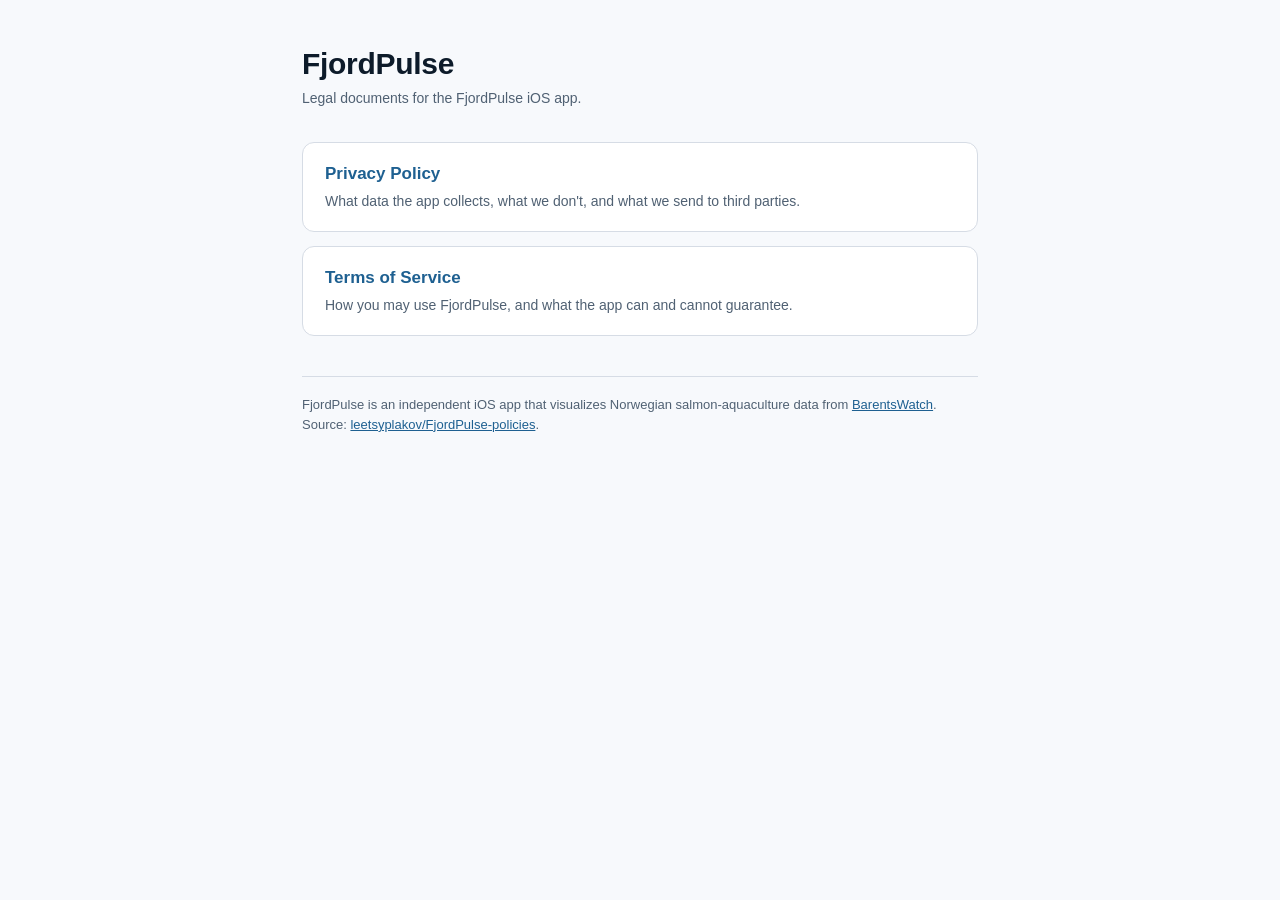
<file: index.html>
<!doctype html>
<html lang="en">
<head>
<meta charset="utf-8" />
<meta name="viewport" content="width=device-width, initial-scale=1" />
<title>FjordPulse — Legal</title>
<link rel="stylesheet" href="style.css" />
</head>
<body>
<div class="wrap">
    <header>
        <h1>FjordPulse</h1>
        <p class="lede">Legal documents for the FjordPulse iOS app.</p>
    </header>

    <a class="list-card" href="privacy.html">
        <h3>Privacy Policy</h3>
        <p>What data the app collects, what we don't, and what we send to third parties.</p>
    </a>

    <a class="list-card" href="terms.html">
        <h3>Terms of Service</h3>
        <p>How you may use FjordPulse, and what the app can and cannot guarantee.</p>
    </a>

    <footer>
        FjordPulse is an independent iOS app that visualizes Norwegian salmon-aquaculture data from
        <a href="https://www.barentswatch.no/en/articles/open-data-via-barentswatch/" target="_blank" rel="noopener">BarentsWatch</a>.
        Source: <a href="https://github.com/leetsyplakov/FjordPulse-policies" target="_blank" rel="noopener">leetsyplakov/FjordPulse-policies</a>.
    </footer>
</div>
</body>
</html>
</file>
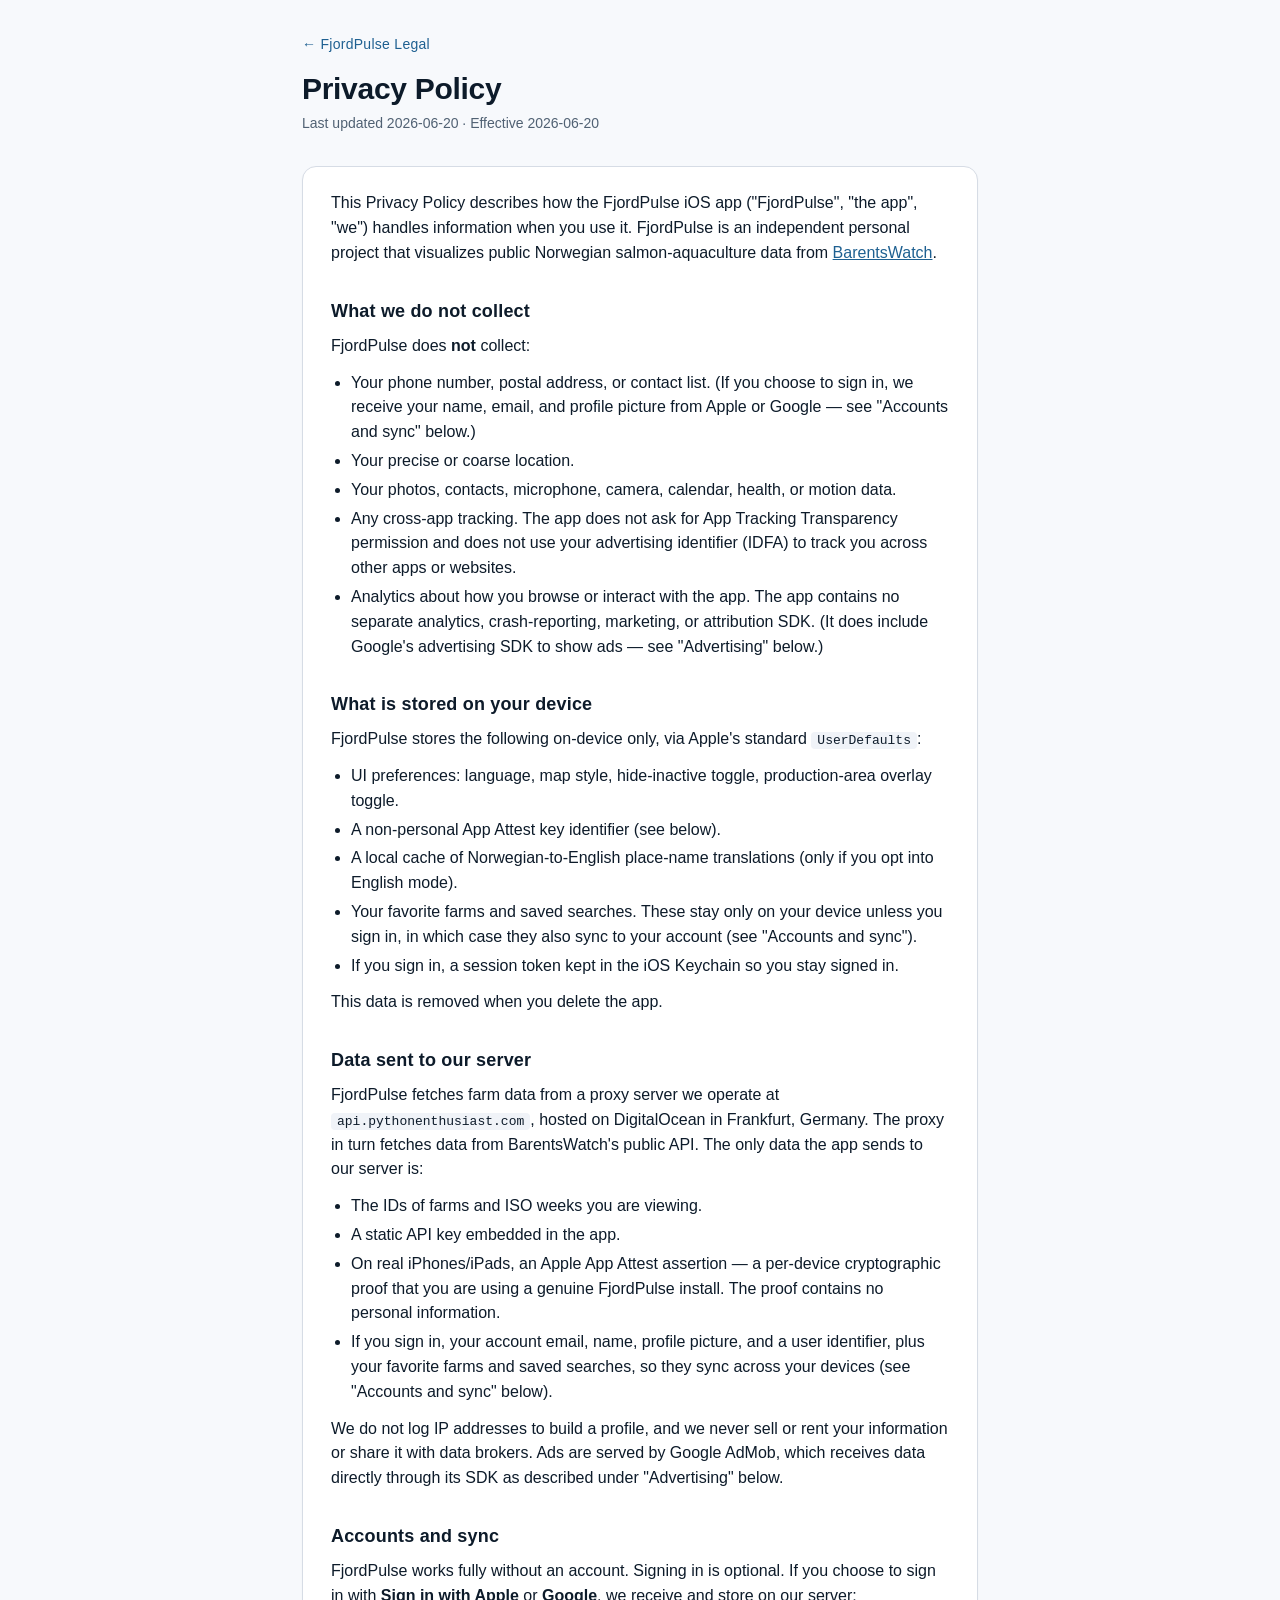
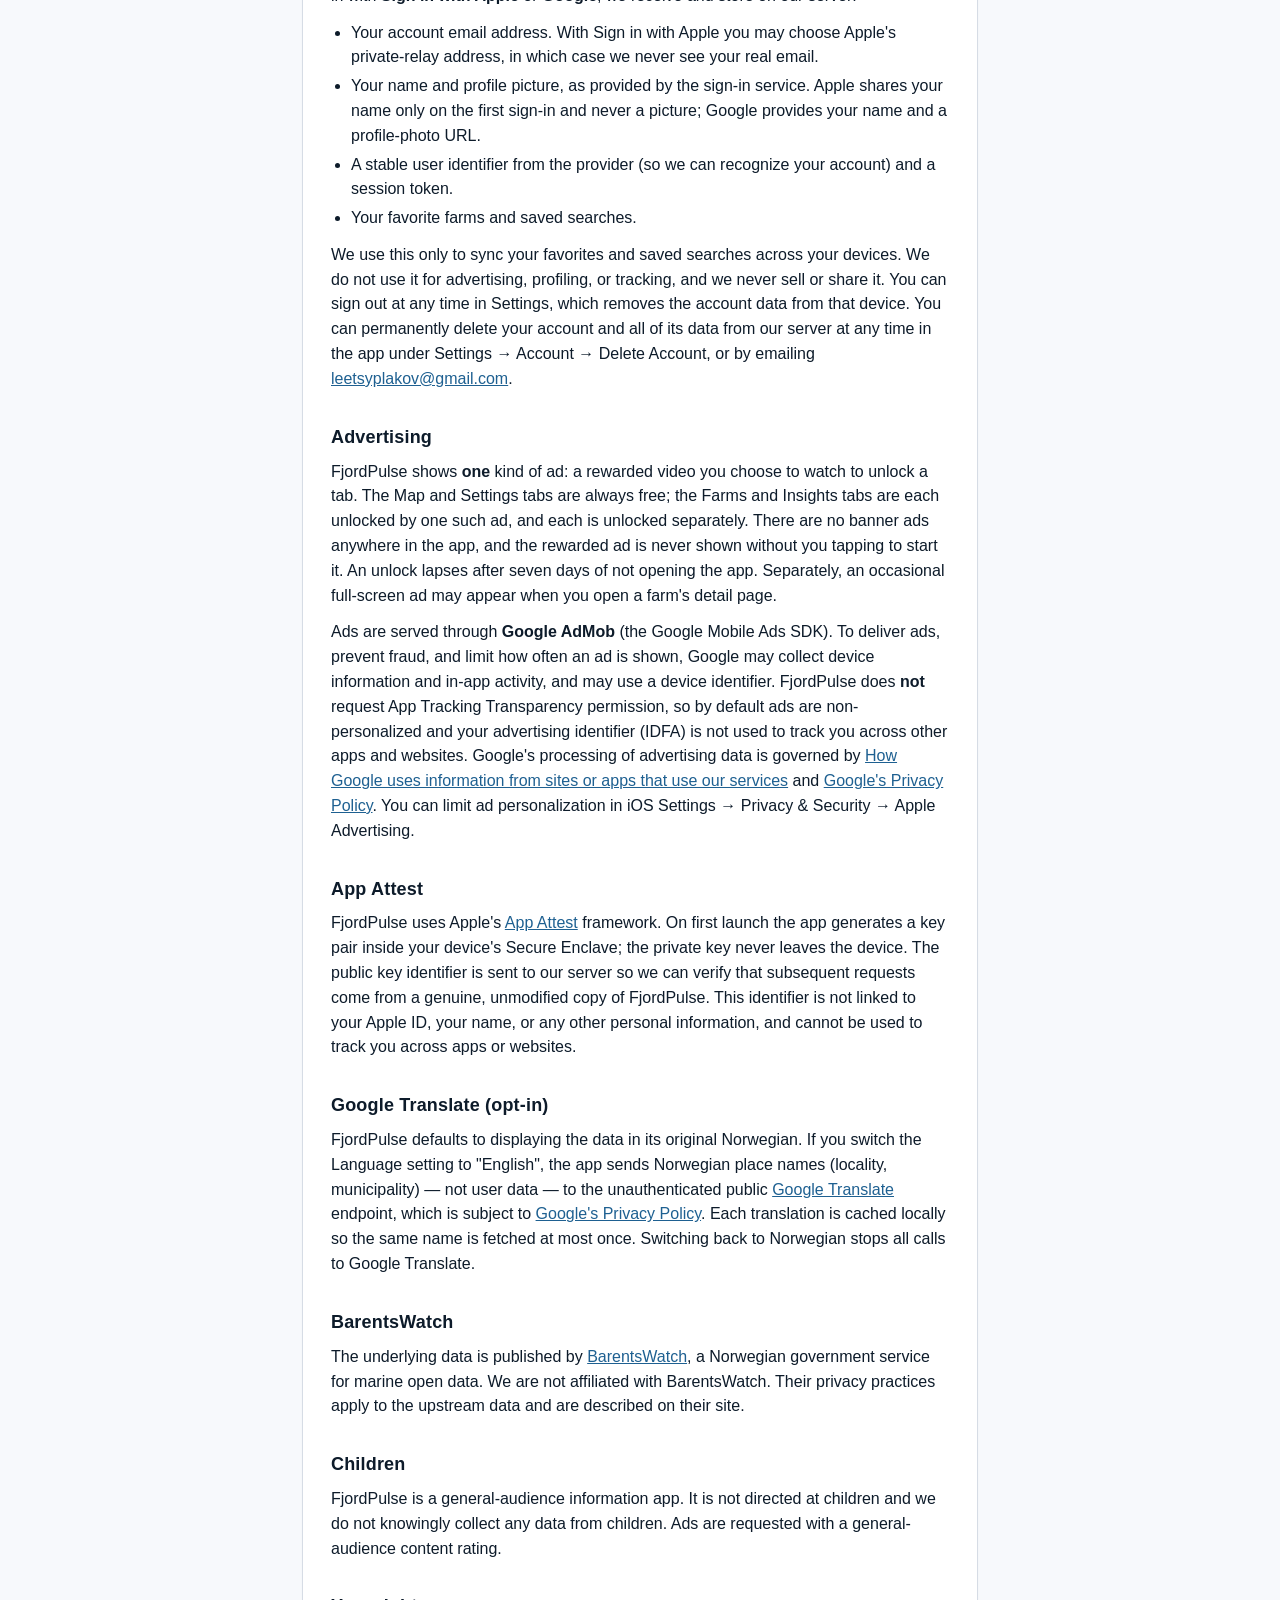
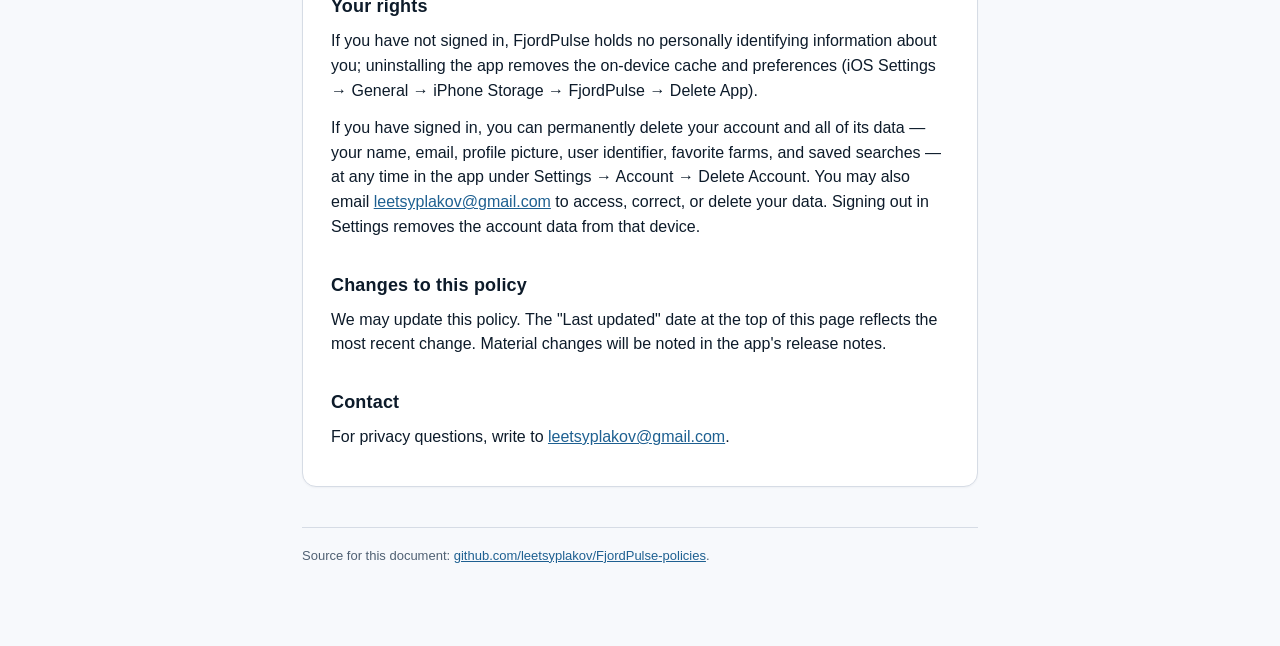
<file: privacy.html>
<!doctype html>
<html lang="en">
<head>
<meta charset="utf-8" />
<meta name="viewport" content="width=device-width, initial-scale=1" />
<title>FjordPulse — Privacy Policy</title>
<link rel="stylesheet" href="style.css" />
</head>
<body>
<div class="wrap">
    <header>
        <a href="./">← FjordPulse Legal</a>
        <h1>Privacy Policy</h1>
        <p class="lede">Last updated 2026-06-20 · Effective 2026-06-20</p>
    </header>

    <div class="card">
        <p>This Privacy Policy describes how the FjordPulse iOS app ("FjordPulse", "the app", "we") handles
        information when you use it. FjordPulse is an independent personal project that visualizes public
        Norwegian salmon-aquaculture data from <a href="https://www.barentswatch.no" target="_blank" rel="noopener">BarentsWatch</a>.</p>

        <h2>What we do not collect</h2>
        <p>FjordPulse does <strong>not</strong> collect:</p>
        <ul>
            <li>Your phone number, postal address, or contact list. (If you choose to sign in, we receive
                your name, email, and profile picture from Apple or Google — see "Accounts and sync" below.)</li>
            <li>Your precise or coarse location.</li>
            <li>Your photos, contacts, microphone, camera, calendar, health, or motion data.</li>
            <li>Any cross-app tracking. The app does not ask for App Tracking Transparency permission and
                does not use your advertising identifier (IDFA) to track you across other apps or websites.</li>
            <li>Analytics about how you browse or interact with the app. The app contains no separate
                analytics, crash-reporting, marketing, or attribution SDK. (It does include Google's
                advertising SDK to show ads — see "Advertising" below.)</li>
        </ul>

        <h2>What is stored on your device</h2>
        <p>FjordPulse stores the following on-device only, via Apple's standard <code>UserDefaults</code>:</p>
        <ul>
            <li>UI preferences: language, map style, hide-inactive toggle, production-area overlay toggle.</li>
            <li>A non-personal App Attest key identifier (see below).</li>
            <li>A local cache of Norwegian-to-English place-name translations (only if you opt into English mode).</li>
            <li>Your favorite farms and saved searches. These stay only on your device unless you sign in,
                in which case they also sync to your account (see "Accounts and sync").</li>
            <li>If you sign in, a session token kept in the iOS Keychain so you stay signed in.</li>
        </ul>
        <p>This data is removed when you delete the app.</p>

        <h2>Data sent to our server</h2>
        <p>FjordPulse fetches farm data from a proxy server we operate at
        <code>api.pythonenthusiast.com</code>, hosted on DigitalOcean in Frankfurt, Germany. The proxy in
        turn fetches data from BarentsWatch's public API. The only data the app sends to our server is:</p>
        <ul>
            <li>The IDs of farms and ISO weeks you are viewing.</li>
            <li>A static API key embedded in the app.</li>
            <li>On real iPhones/iPads, an Apple App Attest assertion — a per-device cryptographic proof
                that you are using a genuine FjordPulse install. The proof contains no personal information.</li>
            <li>If you sign in, your account email, name, profile picture, and a user identifier, plus your
                favorite farms and saved searches, so they sync across your devices (see "Accounts and sync" below).</li>
        </ul>
        <p>We do not log IP addresses to build a profile, and we never sell or rent your information or share
        it with data brokers. Ads are served by Google AdMob, which receives data directly through its SDK as
        described under "Advertising" below.</p>

        <h2>Accounts and sync</h2>
        <p>FjordPulse works fully without an account. Signing in is optional. If you choose to sign in with
        <strong>Sign in with Apple</strong> or <strong>Google</strong>, we receive and store on our server:</p>
        <ul>
            <li>Your account email address. With Sign in with Apple you may choose Apple's private-relay
                address, in which case we never see your real email.</li>
            <li>Your name and profile picture, as provided by the sign-in service. Apple shares your name
                only on the first sign-in and never a picture; Google provides your name and a profile-photo URL.</li>
            <li>A stable user identifier from the provider (so we can recognize your account) and a session token.</li>
            <li>Your favorite farms and saved searches.</li>
        </ul>
        <p>We use this only to sync your favorites and saved searches across your devices. We do not use it for
        advertising, profiling, or tracking, and we never sell or share it. You can sign out at any time in
        Settings, which removes the account data from that device. You can permanently delete your account
        and all of its data from our server at any time in the app under Settings → Account → Delete Account,
        or by emailing <a href="mailto:leetsyplakov@gmail.com">leetsyplakov@gmail.com</a>.</p>

        <h2>Advertising</h2>
        <p>FjordPulse shows <strong>one</strong> kind of ad: a rewarded video you choose to watch to unlock
        a tab. The Map and Settings tabs are always free; the Farms and Insights tabs are each unlocked by
        one such ad, and each is unlocked separately. There are no banner ads anywhere in the app, and the
        rewarded ad is never shown without you tapping to start it. An unlock lapses after seven days of
        not opening the app. Separately, an occasional full-screen ad may appear when you open a farm's
        detail page.</p>
        <p>Ads are served through <strong>Google AdMob</strong> (the Google Mobile Ads SDK). To deliver
        ads, prevent fraud, and limit how often an ad is shown, Google may collect device information and in-app
        activity, and may use a device identifier. FjordPulse does <strong>not</strong> request App Tracking
        Transparency permission, so by default ads are non-personalized and your advertising identifier (IDFA)
        is not used to track you across other apps and websites. Google's processing of advertising data is
        governed by
        <a href="https://policies.google.com/technologies/partner-sites" target="_blank" rel="noopener">How Google uses information from sites or apps that use our services</a>
        and <a href="https://policies.google.com/privacy" target="_blank" rel="noopener">Google's Privacy Policy</a>.
        You can limit ad personalization in iOS Settings → Privacy &amp; Security → Apple Advertising.</p>

        <h2>App Attest</h2>
        <p>FjordPulse uses Apple's
        <a href="https://developer.apple.com/documentation/devicecheck" target="_blank" rel="noopener">App Attest</a>
        framework. On first launch the app generates a key pair inside your device's Secure Enclave;
        the private key never leaves the device. The public key identifier is sent to our server so we
        can verify that subsequent requests come from a genuine, unmodified copy of FjordPulse.
        This identifier is not linked to your Apple ID, your name, or any other personal information,
        and cannot be used to track you across apps or websites.</p>

        <h2>Google Translate (opt-in)</h2>
        <p>FjordPulse defaults to displaying the data in its original Norwegian. If you switch the Language
        setting to "English", the app sends Norwegian place names (locality, municipality) — not user data —
        to the unauthenticated public
        <a href="https://translate.google.com" target="_blank" rel="noopener">Google Translate</a>
        endpoint, which is subject to
        <a href="https://policies.google.com/privacy" target="_blank" rel="noopener">Google's Privacy Policy</a>.
        Each translation is cached locally so the same name is fetched at most once. Switching back to
        Norwegian stops all calls to Google Translate.</p>

        <h2>BarentsWatch</h2>
        <p>The underlying data is published by
        <a href="https://www.barentswatch.no/en/articles/open-data-via-barentswatch/" target="_blank" rel="noopener">BarentsWatch</a>,
        a Norwegian government service for marine open data. We are not affiliated with BarentsWatch.
        Their privacy practices apply to the upstream data and are described on their site.</p>

        <h2>Children</h2>
        <p>FjordPulse is a general-audience information app. It is not directed at children and we do not
        knowingly collect any data from children. Ads are requested with a general-audience content rating.</p>

        <h2>Your rights</h2>
        <p>If you have not signed in, FjordPulse holds no personally identifying information about you;
        uninstalling the app removes the on-device cache and preferences (iOS Settings → General →
        iPhone Storage → FjordPulse → Delete App).</p>
        <p>If you have signed in, you can permanently delete your account and all of its data — your name,
        email, profile picture, user identifier, favorite farms, and saved searches — at any time in the app
        under Settings → Account → Delete Account. You may also email
        <a href="mailto:leetsyplakov@gmail.com">leetsyplakov@gmail.com</a> to access, correct, or delete your
        data. Signing out in Settings removes the account data from that device.</p>

        <h2>Changes to this policy</h2>
        <p>We may update this policy. The "Last updated" date at the top of this page reflects the most
        recent change. Material changes will be noted in the app's release notes.</p>

        <h2>Contact</h2>
        <p>For privacy questions, write to
        <a href="mailto:leetsyplakov@gmail.com">leetsyplakov@gmail.com</a>.</p>
    </div>

    <footer>
        Source for this document:
        <a href="https://github.com/leetsyplakov/FjordPulse-policies/blob/main/privacy.html" target="_blank" rel="noopener">github.com/leetsyplakov/FjordPulse-policies</a>.
    </footer>
</div>
</body>
</html>
</file>
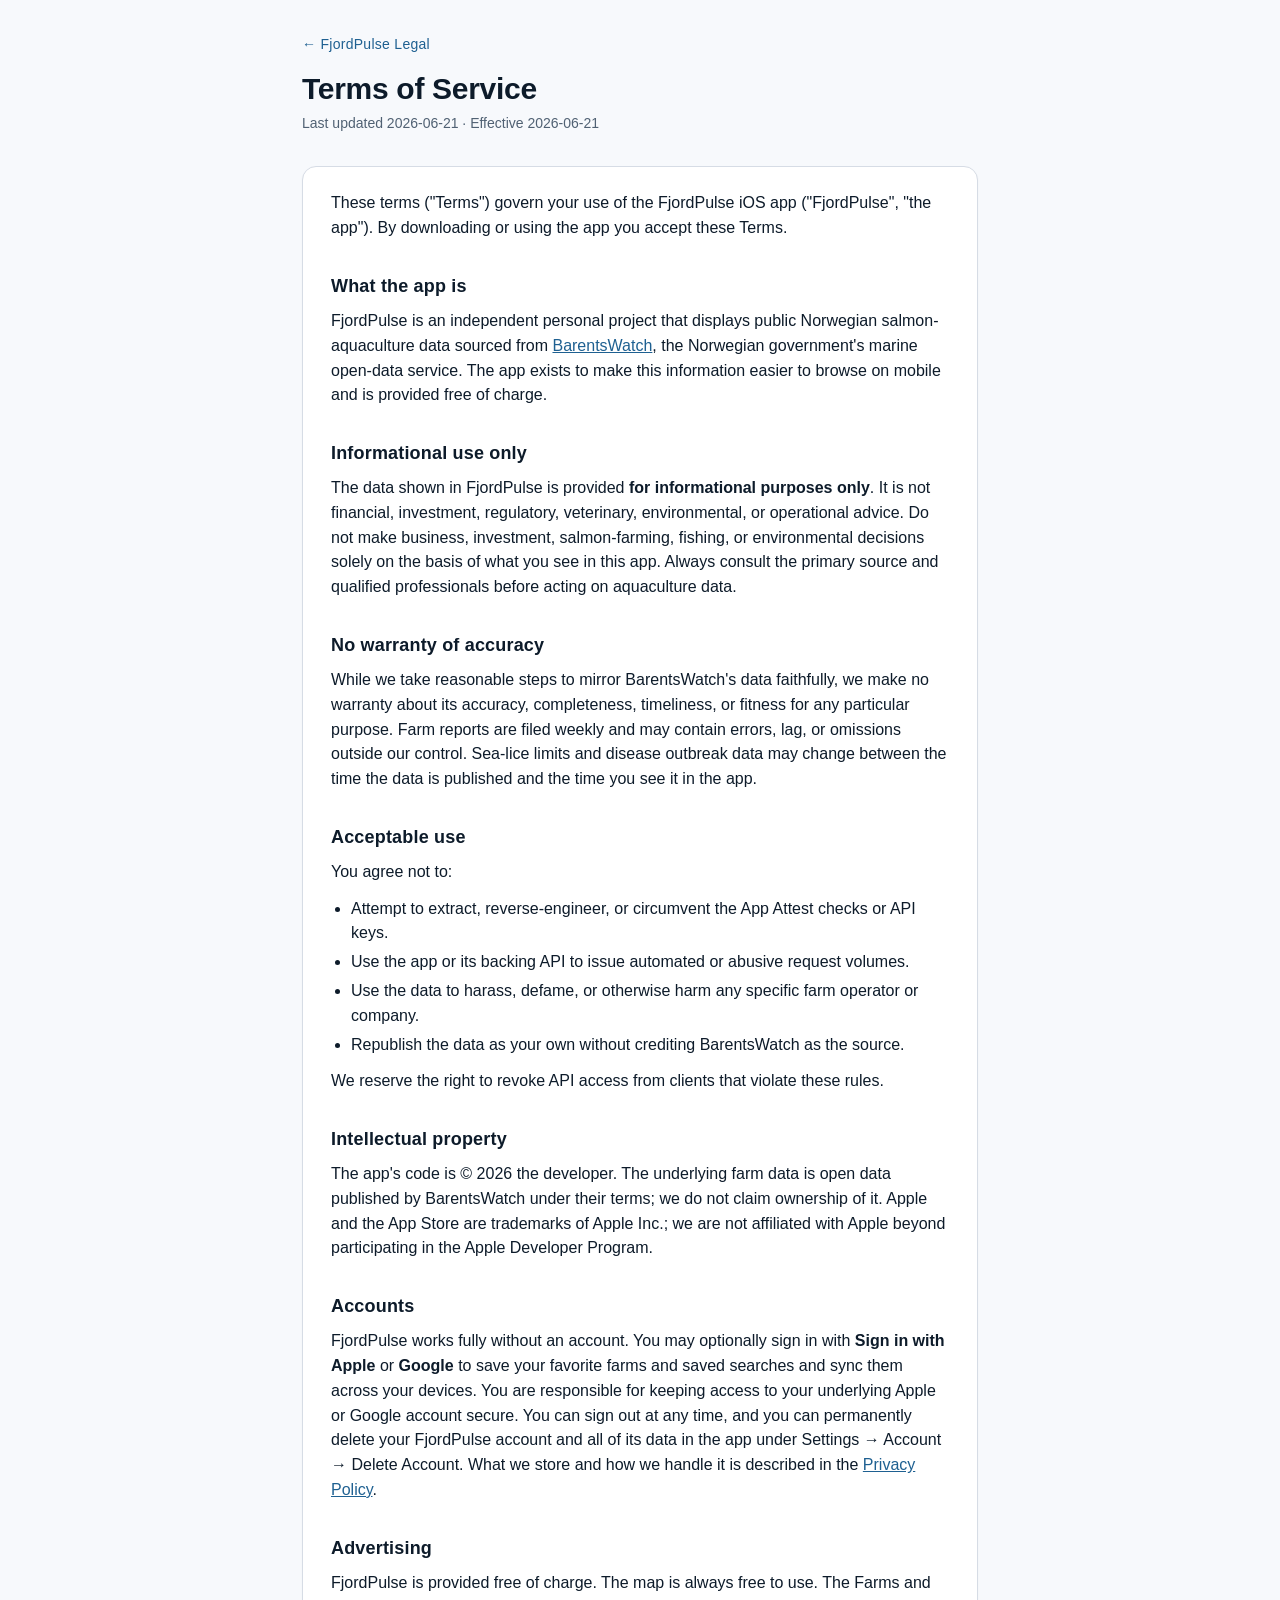
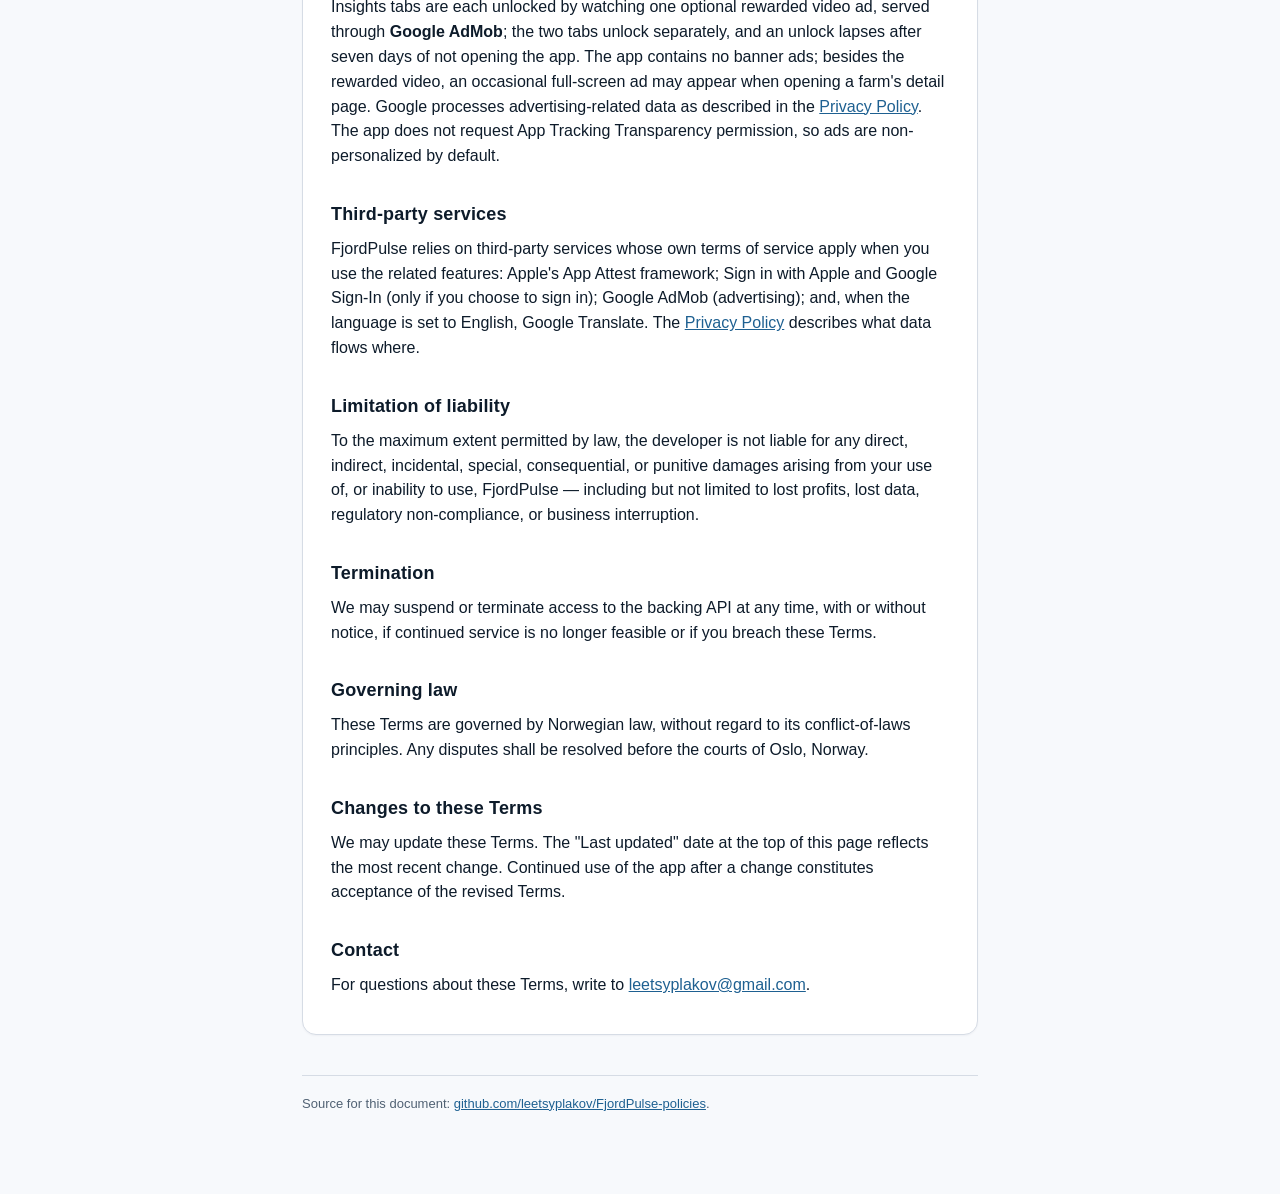
<file: terms.html>
<!doctype html>
<html lang="en">
<head>
<meta charset="utf-8" />
<meta name="viewport" content="width=device-width, initial-scale=1" />
<title>FjordPulse — Terms of Service</title>
<link rel="stylesheet" href="style.css" />
</head>
<body>
<div class="wrap">
    <header>
        <a href="./">← FjordPulse Legal</a>
        <h1>Terms of Service</h1>
        <p class="lede">Last updated 2026-06-21 · Effective 2026-06-21</p>
    </header>

    <div class="card">
        <p>These terms ("Terms") govern your use of the FjordPulse iOS app ("FjordPulse", "the app").
        By downloading or using the app you accept these Terms.</p>

        <h2>What the app is</h2>
        <p>FjordPulse is an independent personal project that displays public Norwegian
        salmon-aquaculture data sourced from
        <a href="https://www.barentswatch.no" target="_blank" rel="noopener">BarentsWatch</a>,
        the Norwegian government's marine open-data service. The app exists to make this
        information easier to browse on mobile and is provided free of charge.</p>

        <h2>Informational use only</h2>
        <p>The data shown in FjordPulse is provided <strong>for informational purposes only</strong>.
        It is not financial, investment, regulatory, veterinary, environmental, or operational advice.
        Do not make business, investment, salmon-farming, fishing, or environmental decisions solely
        on the basis of what you see in this app. Always consult the primary source and qualified
        professionals before acting on aquaculture data.</p>

        <h2>No warranty of accuracy</h2>
        <p>While we take reasonable steps to mirror BarentsWatch's data faithfully, we make no warranty
        about its accuracy, completeness, timeliness, or fitness for any particular purpose. Farm reports
        are filed weekly and may contain errors, lag, or omissions outside our control. Sea-lice limits
        and disease outbreak data may change between the time the data is published and the time you
        see it in the app.</p>

        <h2>Acceptable use</h2>
        <p>You agree not to:</p>
        <ul>
            <li>Attempt to extract, reverse-engineer, or circumvent the App Attest checks or API keys.</li>
            <li>Use the app or its backing API to issue automated or abusive request volumes.</li>
            <li>Use the data to harass, defame, or otherwise harm any specific farm operator or company.</li>
            <li>Republish the data as your own without crediting BarentsWatch as the source.</li>
        </ul>
        <p>We reserve the right to revoke API access from clients that violate these rules.</p>

        <h2>Intellectual property</h2>
        <p>The app's code is © 2026 the developer. The underlying farm data is open data published by
        BarentsWatch under their terms; we do not claim ownership of it. Apple and the App Store are
        trademarks of Apple Inc.; we are not affiliated with Apple beyond participating in the Apple
        Developer Program.</p>

        <h2>Accounts</h2>
        <p>FjordPulse works fully without an account. You may optionally sign in with
        <strong>Sign in with Apple</strong> or <strong>Google</strong> to save your favorite farms
        and saved searches and sync them across your devices. You are responsible for keeping access
        to your underlying Apple or Google account secure. You can sign out at any time, and you can
        permanently delete your FjordPulse account and all of its data in the app under
        Settings → Account → Delete Account. What we store and how we handle it is described in the
        <a href="privacy.html">Privacy Policy</a>.</p>

        <h2>Advertising</h2>
        <p>FjordPulse is provided free of charge. The map is always free to use. The Farms and Insights
        tabs are each unlocked by watching one optional rewarded video ad, served through
        <strong>Google AdMob</strong>; the two tabs unlock separately, and an unlock lapses after seven
        days of not opening the app. The app contains no banner ads; besides the rewarded video, an
        occasional full-screen ad may appear when opening a farm's detail page. Google processes
        advertising-related data as described in the
        <a href="privacy.html">Privacy Policy</a>. The app does not request App Tracking Transparency
        permission, so ads are non-personalized by default.</p>

        <h2>Third-party services</h2>
        <p>FjordPulse relies on third-party services whose own terms of service apply when you use the
        related features: Apple's App Attest framework; Sign in with Apple and Google Sign-In (only if
        you choose to sign in); Google AdMob (advertising); and, when the language is set to English,
        Google Translate. The
        <a href="privacy.html">Privacy Policy</a> describes what data flows where.</p>

        <h2>Limitation of liability</h2>
        <p>To the maximum extent permitted by law, the developer is not liable for any direct, indirect,
        incidental, special, consequential, or punitive damages arising from your use of, or inability
        to use, FjordPulse — including but not limited to lost profits, lost data, regulatory
        non-compliance, or business interruption.</p>

        <h2>Termination</h2>
        <p>We may suspend or terminate access to the backing API at any time, with or without notice,
        if continued service is no longer feasible or if you breach these Terms.</p>

        <h2>Governing law</h2>
        <p>These Terms are governed by Norwegian law, without regard to its conflict-of-laws principles.
        Any disputes shall be resolved before the courts of Oslo, Norway.</p>

        <h2>Changes to these Terms</h2>
        <p>We may update these Terms. The "Last updated" date at the top of this page reflects the
        most recent change. Continued use of the app after a change constitutes acceptance of the
        revised Terms.</p>

        <h2>Contact</h2>
        <p>For questions about these Terms, write to
        <a href="mailto:leetsyplakov@gmail.com">leetsyplakov@gmail.com</a>.</p>
    </div>

    <footer>
        Source for this document:
        <a href="https://github.com/leetsyplakov/FjordPulse-policies/blob/main/terms.html" target="_blank" rel="noopener">github.com/leetsyplakov/FjordPulse-policies</a>.
    </footer>
</div>
</body>
</html>
</file>
<file: style.css>
:root {
    --bg: #f7f9fc;
    --card: #ffffff;
    --text: #0d1b2a;
    --muted: #506173;
    --accent: #1e6091;
    --border: #d6dce5;
    --code-bg: #f0f3f8;
}

@media (prefers-color-scheme: dark) {
    :root {
        --bg: #0d1b2a;
        --card: #15263d;
        --text: #e8edf5;
        --muted: #9aa9ba;
        --accent: #6bb6ff;
        --border: #2a3a55;
        --code-bg: #1b2d49;
    }
}

* { box-sizing: border-box; }
html { -webkit-text-size-adjust: 100%; }
body {
    margin: 0;
    background: var(--bg);
    color: var(--text);
    font: 16px/1.55 -apple-system, BlinkMacSystemFont, "SF Pro Text", Helvetica, Arial, sans-serif;
}
.wrap {
    max-width: 720px;
    margin: 0 auto;
    padding: 32px 22px 80px;
}
header {
    margin-bottom: 32px;
}
header a {
    color: var(--accent);
    text-decoration: none;
    font-size: 14px;
    letter-spacing: 0.02em;
}
h1 {
    font-size: 30px;
    line-height: 1.2;
    margin: 14px 0 6px;
    letter-spacing: -0.01em;
}
.lede {
    color: var(--muted);
    margin: 0 0 28px;
    font-size: 14px;
}
h2 {
    font-size: 18px;
    margin: 32px 0 8px;
    letter-spacing: 0.01em;
}
p, ul { margin: 0 0 12px; }
ul { padding-left: 20px; }
li { margin: 4px 0; }
a { color: var(--accent); }
strong { color: var(--text); }
.card {
    background: var(--card);
    border: 1px solid var(--border);
    border-radius: 14px;
    padding: 24px 28px;
    box-shadow: 0 1px 2px rgba(13, 27, 42, 0.04);
}
code {
    background: var(--code-bg);
    padding: 1px 6px;
    border-radius: 4px;
    font: 13px/1.5 "SF Mono", Menlo, monospace;
}
footer {
    margin-top: 40px;
    padding-top: 18px;
    border-top: 1px solid var(--border);
    color: var(--muted);
    font-size: 13px;
}
footer a { color: var(--accent); }
.list-card {
    display: block;
    padding: 18px 22px;
    margin-top: 14px;
    background: var(--card);
    border: 1px solid var(--border);
    border-radius: 12px;
    text-decoration: none;
    color: var(--text);
    transition: transform 0.1s ease, box-shadow 0.1s ease;
}
.list-card:hover {
    transform: translateY(-1px);
    box-shadow: 0 4px 14px rgba(13, 27, 42, 0.08);
}
.list-card h3 { margin: 0 0 4px; font-size: 17px; color: var(--accent); }
.list-card p  { margin: 0; color: var(--muted); font-size: 14px; }
</file>
